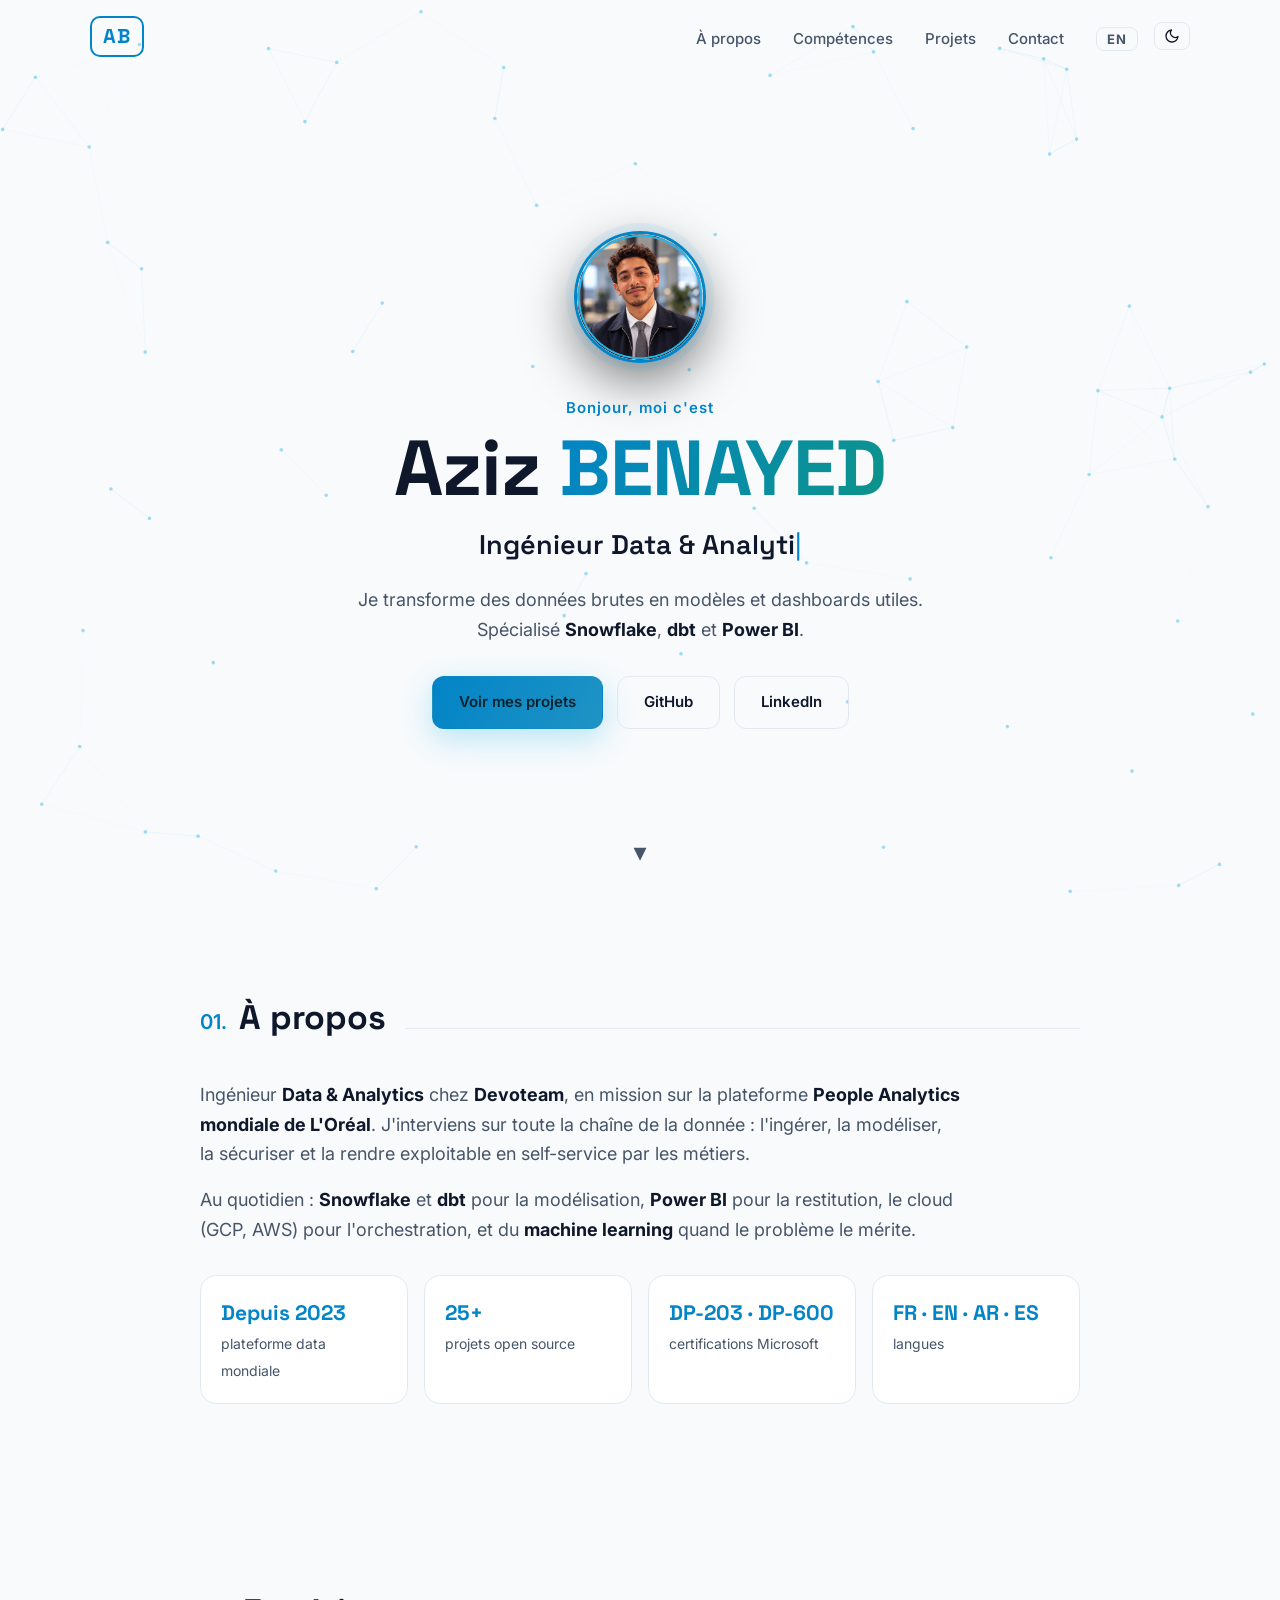
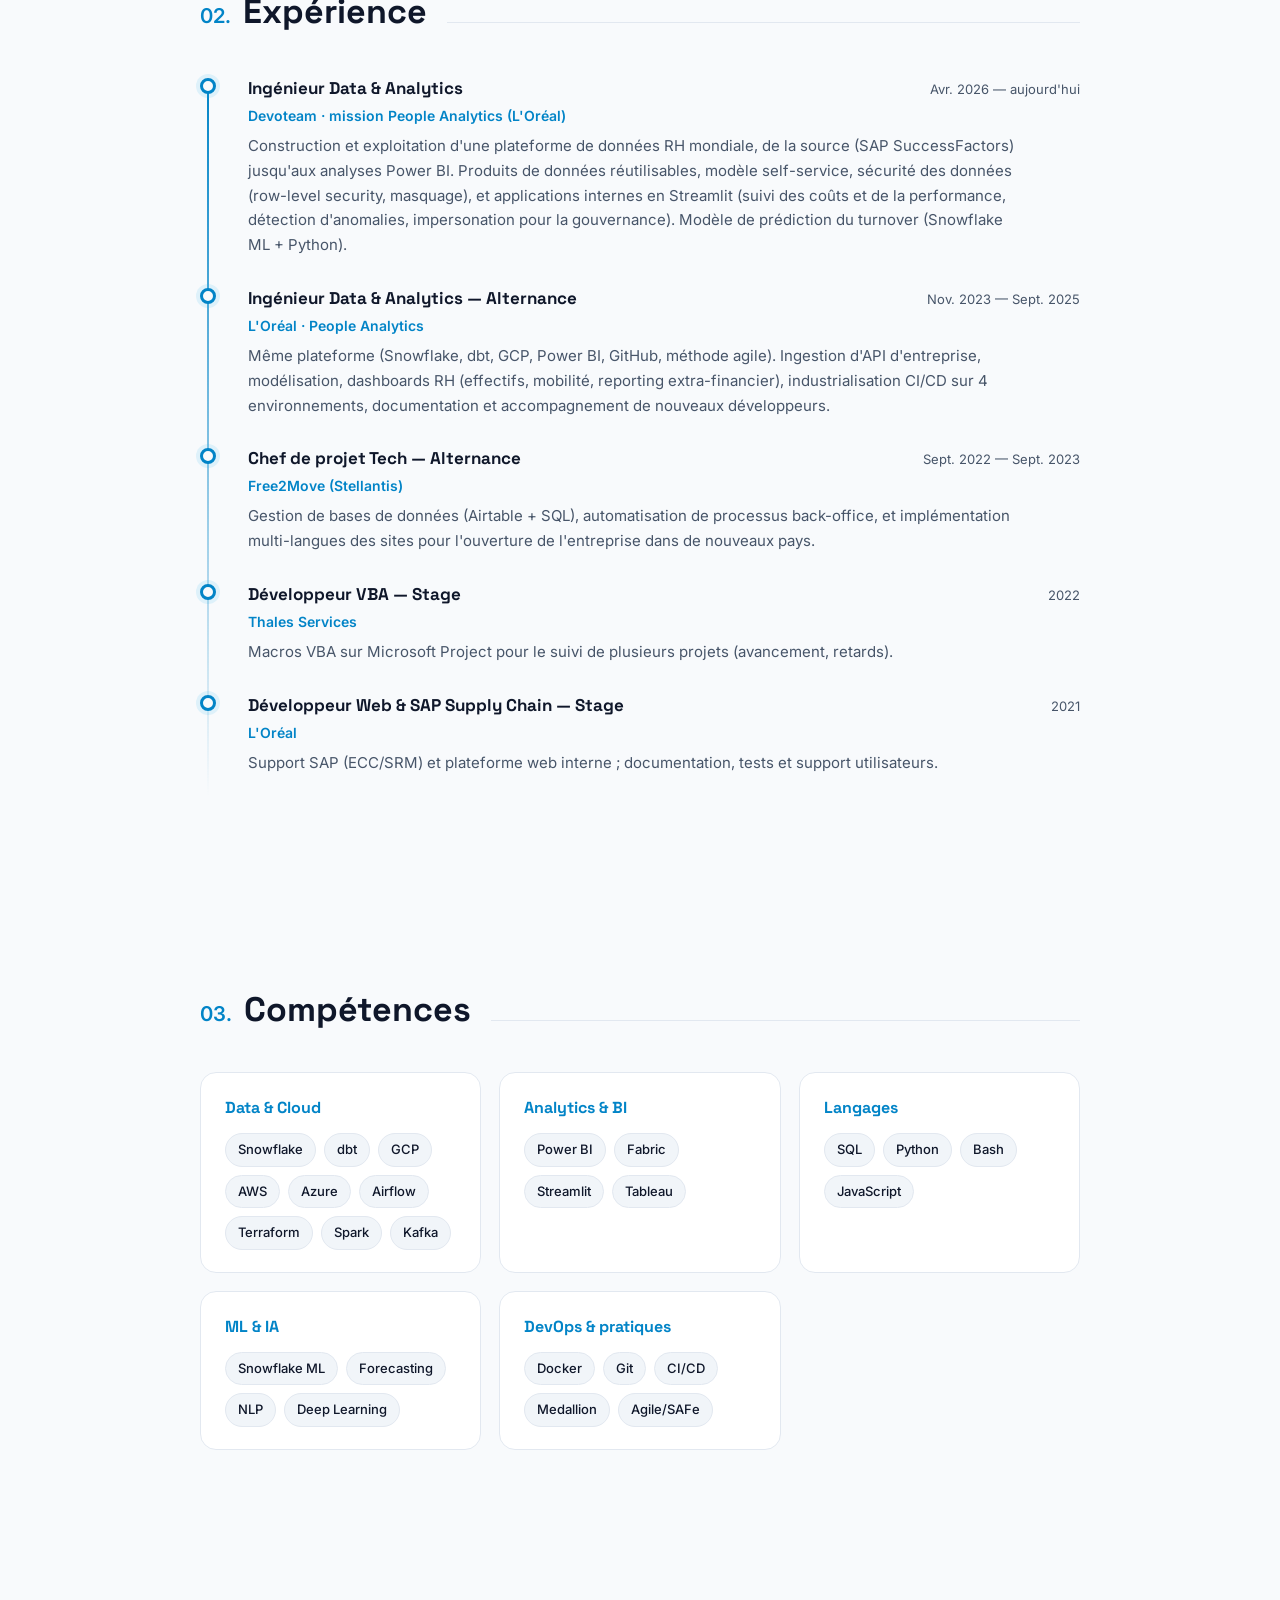
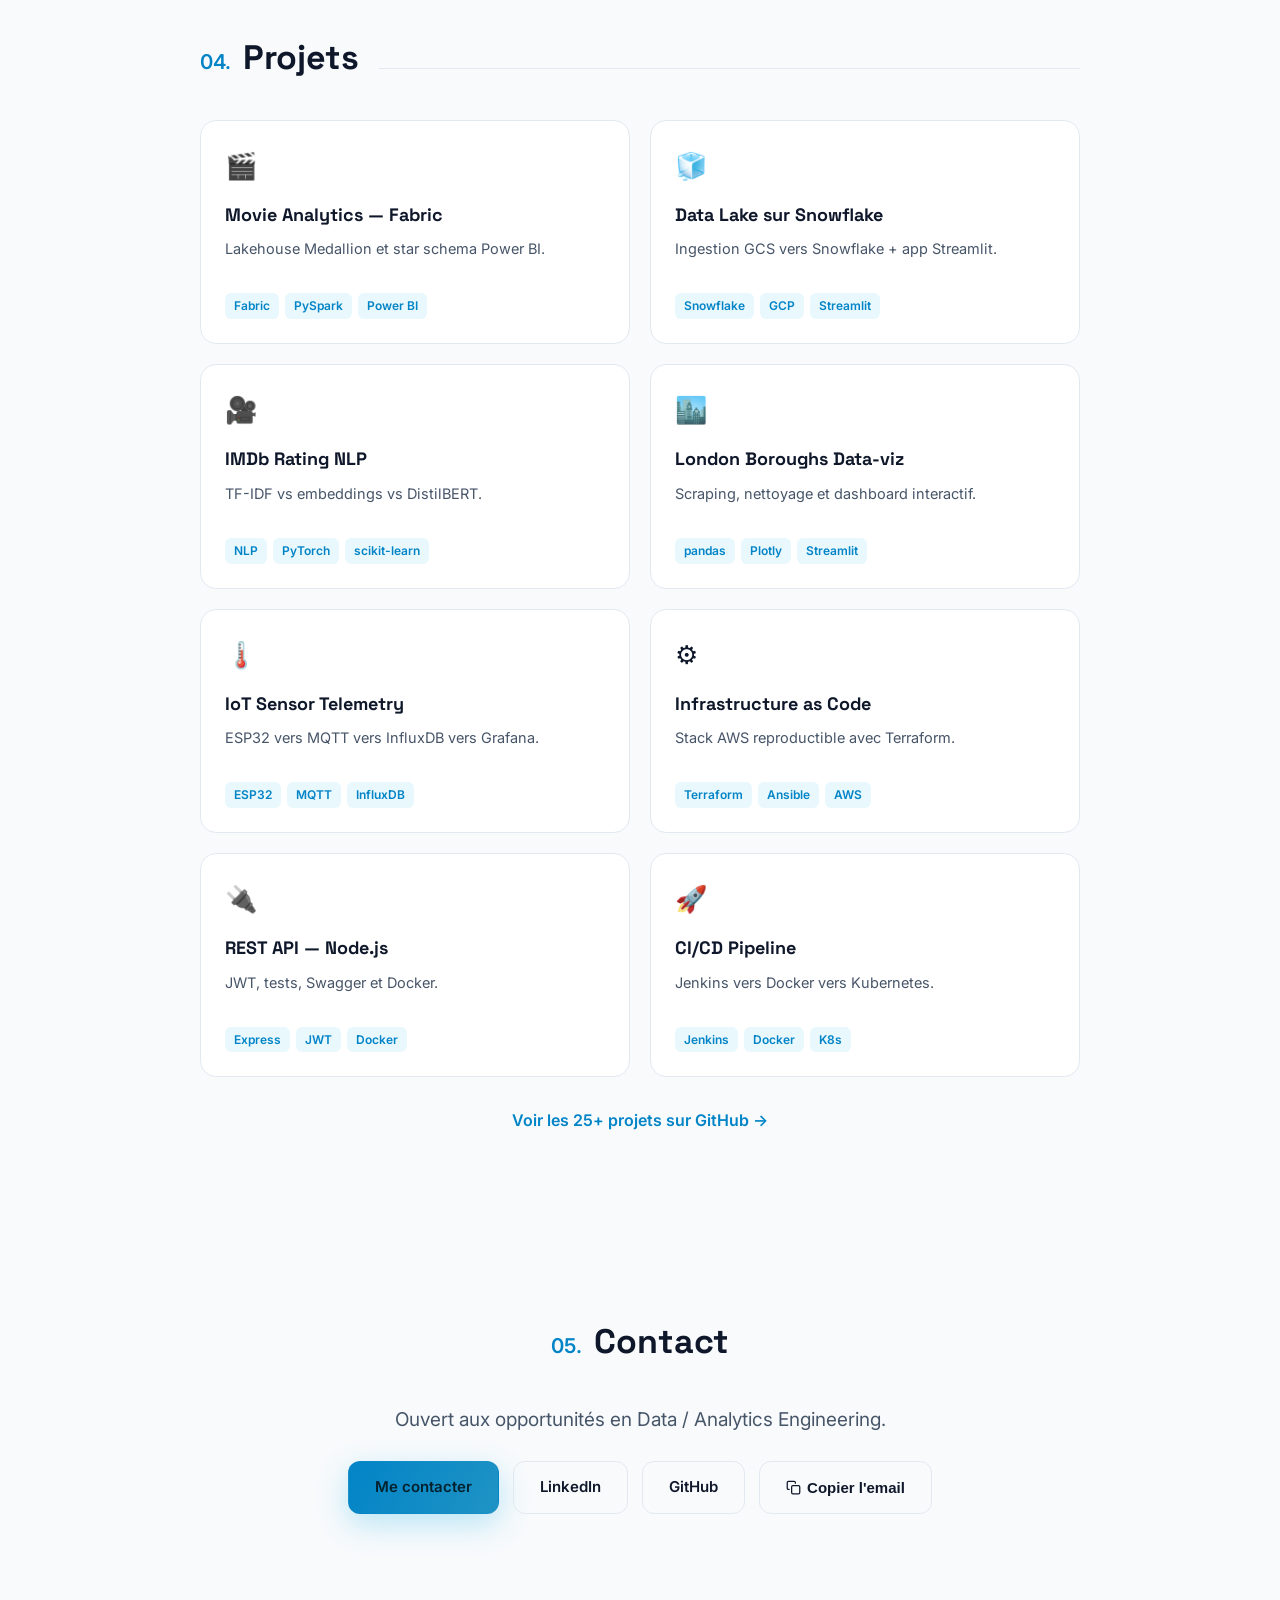
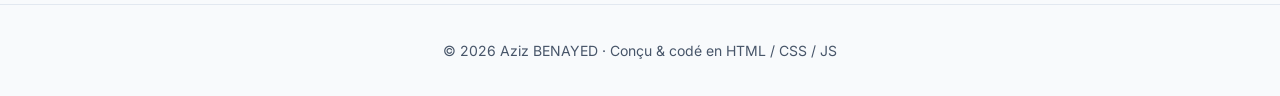
<file: index.html>
<!DOCTYPE html>
<html lang="fr">
<head>
  <meta charset="utf-8" />
  <meta name="viewport" content="width=device-width, initial-scale=1" />
  <title>Aziz BENAYED — Ingénieur Data &amp; Analytics</title>
  <meta name="description" content="Aziz BENAYED, Ingénieur Data & Analytics. Snowflake, dbt et Power BI. Plateformes de données, analytics et machine learning." />
  <link rel="preconnect" href="https://fonts.googleapis.com" />
  <link rel="preconnect" href="https://fonts.gstatic.com" crossorigin />
  <link href="https://fonts.googleapis.com/css2?family=Space+Grotesk:wght@500;600;700&family=Inter:wght@400;500;600&display=swap" rel="stylesheet" />
  <link rel="stylesheet" href="style.css" />
</head>
<body>
  <canvas id="bg"></canvas>

  <header class="nav" id="nav">
    <a href="#top" class="brand">AB</a>
    <nav class="links">
      <a href="#about">À propos</a>
      <a href="#skills">Compétences</a>
      <a href="#projects">Projets</a>
      <a href="#contact">Contact</a>
      <a href="en.html" class="lang">EN</a>
    </nav>
    <button class="burger" id="burger" aria-label="Menu"><span></span><span></span><span></span></button>
  </header>

  <main id="top">
    <!-- HERO -->
    <section class="hero">
      <div class="hero-inner reveal">
        <img class="avatar" src="assets/aziz.png" alt="Aziz BENAYED" />
        <p class="eyebrow">Bonjour, moi c'est</p>
        <h1 class="name">Aziz <span>BENAYED</span></h1>
        <h2 class="role"><span id="typed"></span><span class="caret">|</span></h2>
        <p class="tagline">Je transforme des données brutes en modèles et dashboards utiles.<br/>Spécialisé <b>Snowflake</b>, <b>dbt</b> et <b>Power BI</b>.</p>
        <div class="cta">
          <a class="btn primary" href="#projects">Voir mes projets</a>
          <a class="btn ghost" href="https://github.com/Aziz-ba" target="_blank" rel="noopener">GitHub</a>
          <a class="btn ghost" href="https://www.linkedin.com/in/aziz-benayed/" target="_blank" rel="noopener">LinkedIn</a>
        </div>
      </div>
      <a href="#about" class="scroll-cue" aria-label="Défiler">▾</a>
    </section>

    <!-- ABOUT -->
    <section id="about" class="block">
      <h3 class="section-title reveal"><span>01.</span> À propos</h3>
      <div class="about reveal">
        <p>Ingénieur <b>Data &amp; Analytics</b> chez <b>Devoteam</b>, en mission sur la plateforme <b>People Analytics mondiale de L'Oréal</b>. J'interviens sur toute la chaîne de la donnée : l'ingérer, la modéliser, la sécuriser et la rendre exploitable en self-service par les métiers.</p>
        <p>Au quotidien : <b>Snowflake</b> et <b>dbt</b> pour la modélisation, <b>Power BI</b> pour la restitution, le cloud (GCP, AWS) pour l'orchestration, et du <b>machine learning</b> quand le problème le mérite.</p>
        <ul class="facts">
          <li><b>Depuis 2023</b><span>plateforme data mondiale</span></li>
          <li><b>25+</b><span>projets open source</span></li>
          <li><b>DP-203 · DP-600</b><span>certifications Microsoft</span></li>
          <li><b>FR · EN · AR · ES</b><span>langues</span></li>
        </ul>
      </div>
    </section>

    <!-- EXPERIENCE -->
    <section id="experience" class="block">
      <h3 class="section-title reveal"><span>02.</span> Expérience</h3>
      <div class="timeline">
        <div class="tl-item reveal">
          <div class="tl-dot"></div>
          <div class="tl-head"><h4>Ingénieur Data &amp; Analytics</h4><span class="tl-date">Avr. 2026 — aujourd'hui</span></div>
          <div class="tl-org">Devoteam · mission People Analytics (L'Oréal)</div>
          <p>Construction et exploitation d'une plateforme de données RH mondiale, de la source (SAP SuccessFactors) jusqu'aux analyses Power BI. Produits de données réutilisables, modèle self-service, sécurité des données (row-level security, masquage), et applications internes en Streamlit (suivi des coûts et de la performance, détection d'anomalies, impersonation pour la gouvernance). Modèle de prédiction du turnover (Snowflake ML + Python).</p>
        </div>
        <div class="tl-item reveal">
          <div class="tl-dot"></div>
          <div class="tl-head"><h4>Ingénieur Data &amp; Analytics — Alternance</h4><span class="tl-date">Nov. 2023 — Sept. 2025</span></div>
          <div class="tl-org">L'Oréal · People Analytics</div>
          <p>Même plateforme (Snowflake, dbt, GCP, Power BI, GitHub, méthode agile). Ingestion d'API d'entreprise, modélisation, dashboards RH (effectifs, mobilité, reporting extra-financier), industrialisation CI/CD sur 4 environnements, documentation et accompagnement de nouveaux développeurs.</p>
        </div>
        <div class="tl-item reveal">
          <div class="tl-dot"></div>
          <div class="tl-head"><h4>Chef de projet Tech — Alternance</h4><span class="tl-date">Sept. 2022 — Sept. 2023</span></div>
          <div class="tl-org">Free2Move (Stellantis)</div>
          <p>Gestion de bases de données (Airtable + SQL), automatisation de processus back-office, et implémentation multi-langues des sites pour l'ouverture de l'entreprise dans de nouveaux pays.</p>
        </div>
        <div class="tl-item reveal">
          <div class="tl-dot"></div>
          <div class="tl-head"><h4>Développeur VBA — Stage</h4><span class="tl-date">2022</span></div>
          <div class="tl-org">Thales Services</div>
          <p>Macros VBA sur Microsoft Project pour le suivi de plusieurs projets (avancement, retards).</p>
        </div>
        <div class="tl-item reveal">
          <div class="tl-dot"></div>
          <div class="tl-head"><h4>Développeur Web &amp; SAP Supply Chain — Stage</h4><span class="tl-date">2021</span></div>
          <div class="tl-org">L'Oréal</div>
          <p>Support SAP (ECC/SRM) et plateforme web interne ; documentation, tests et support utilisateurs.</p>
        </div>
      </div>
    </section>

    <!-- SKILLS -->
    <section id="skills" class="block">
      <h3 class="section-title reveal"><span>03.</span> Compétences</h3>
      <div class="skills">
        <div class="skill-card reveal">
          <h4>Data &amp; Cloud</h4>
          <div class="chips"><span>Snowflake</span><span>dbt</span><span>GCP</span><span>AWS</span><span>Azure</span><span>Airflow</span><span>Terraform</span><span>Spark</span><span>Kafka</span></div>
        </div>
        <div class="skill-card reveal">
          <h4>Analytics &amp; BI</h4>
          <div class="chips"><span>Power BI</span><span>Fabric</span><span>Streamlit</span><span>Tableau</span></div>
        </div>
        <div class="skill-card reveal">
          <h4>Langages</h4>
          <div class="chips"><span>SQL</span><span>Python</span><span>Bash</span><span>JavaScript</span></div>
        </div>
        <div class="skill-card reveal">
          <h4>ML &amp; IA</h4>
          <div class="chips"><span>Snowflake ML</span><span>Forecasting</span><span>NLP</span><span>Deep Learning</span></div>
        </div>
        <div class="skill-card reveal">
          <h4>DevOps &amp; pratiques</h4>
          <div class="chips"><span>Docker</span><span>Git</span><span>CI/CD</span><span>Medallion</span><span>Agile/SAFe</span></div>
        </div>
      </div>
    </section>

    <!-- PROJECTS -->
    <section id="projects" class="block">
      <h3 class="section-title reveal"><span>04.</span> Projets</h3>
      <div class="projects" id="projects-grid"></div>
      <p class="more reveal"><a href="https://github.com/Aziz-ba" target="_blank" rel="noopener">Voir les 25+ projets sur GitHub →</a></p>
    </section>

    <!-- CONTACT -->
    <section id="contact" class="block contact">
      <h3 class="section-title reveal"><span>05.</span> Contact</h3>
      <div class="reveal">
        <p class="contact-lead">Ouvert aux opportunités en Data / Analytics Engineering.</p>
        <div class="cta">
          <a class="btn primary" href="mailto:azizbenayed.pro@gmail.com">Me contacter</a>
          <a class="btn ghost" href="https://www.linkedin.com/in/aziz-benayed/" target="_blank" rel="noopener">LinkedIn</a>
          <a class="btn ghost" href="https://github.com/Aziz-ba" target="_blank" rel="noopener">GitHub</a>
        </div>
      </div>
    </section>
  </main>

  <footer>
    <p>© <span id="year"></span> Aziz BENAYED · Conçu &amp; codé en HTML / CSS / JS</p>
  </footer>

  <script src="script.js?v=2"></script>
</body>
</html>
</file>
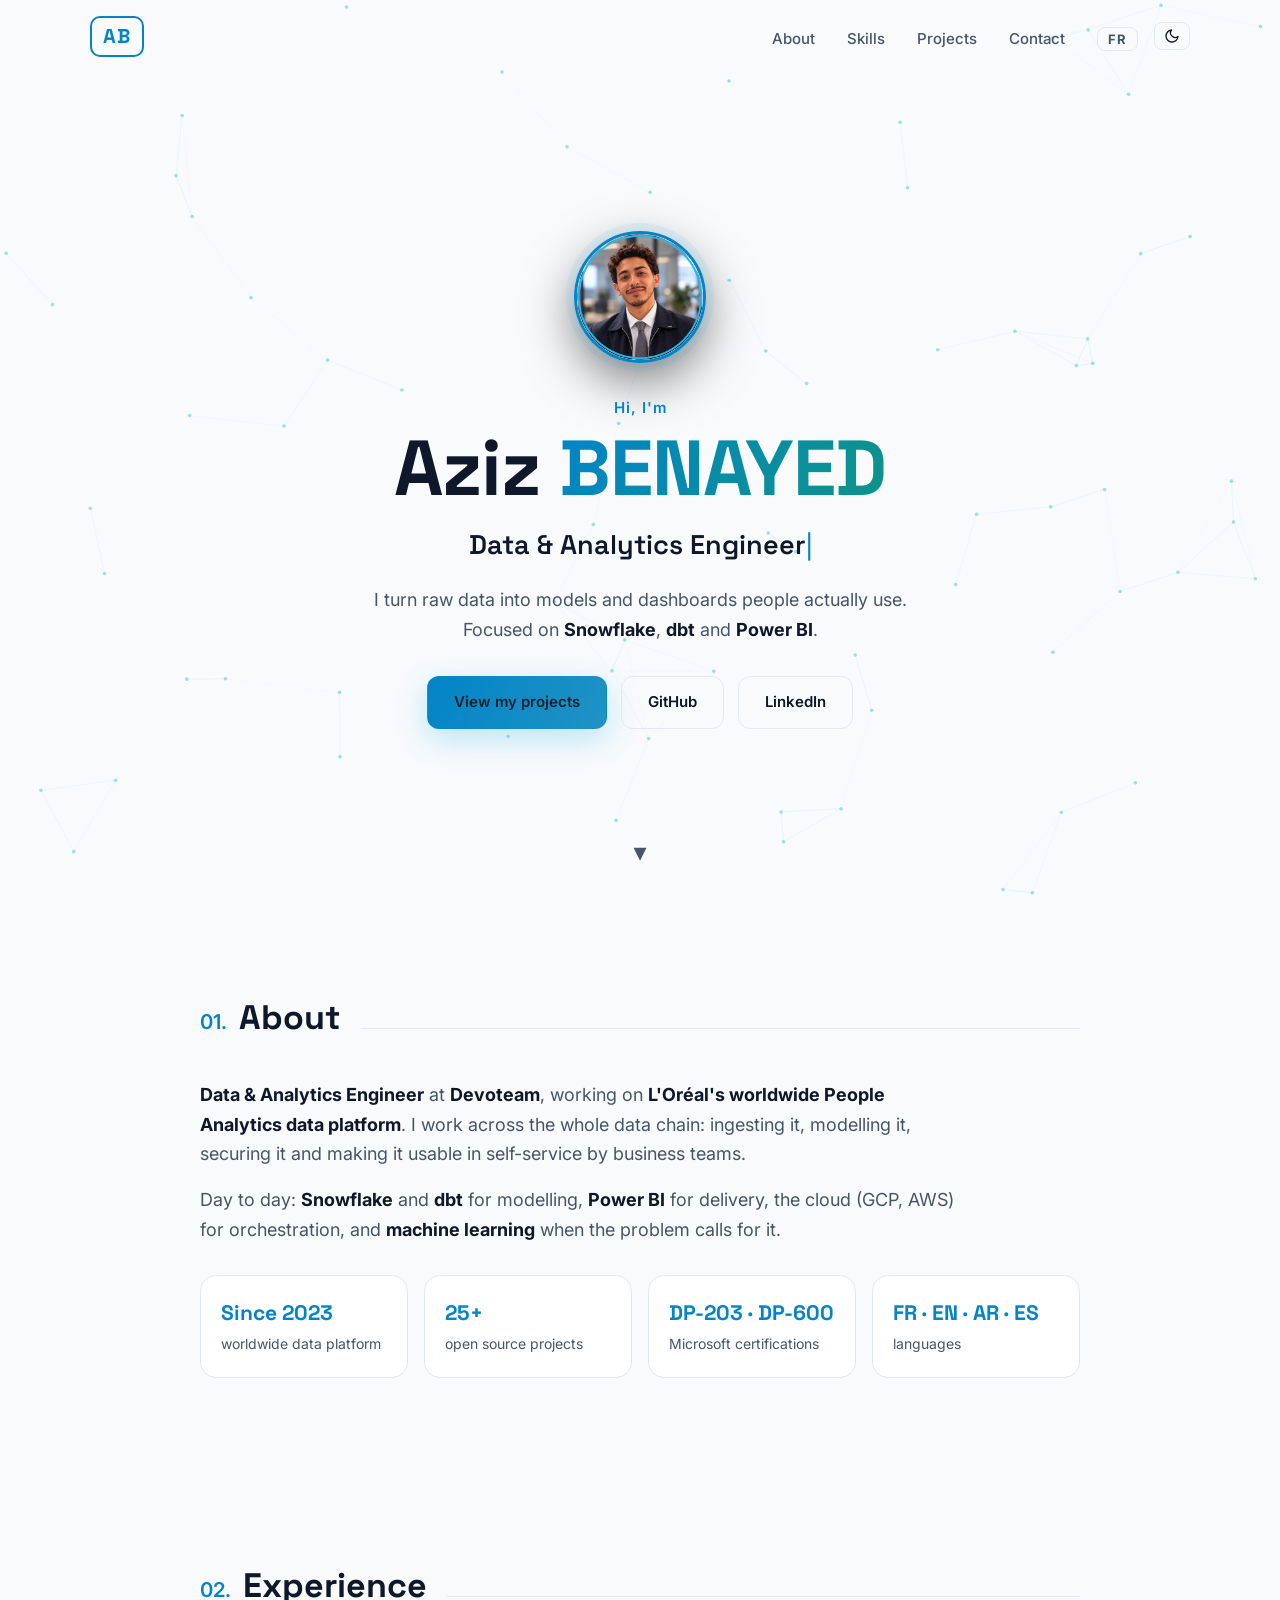
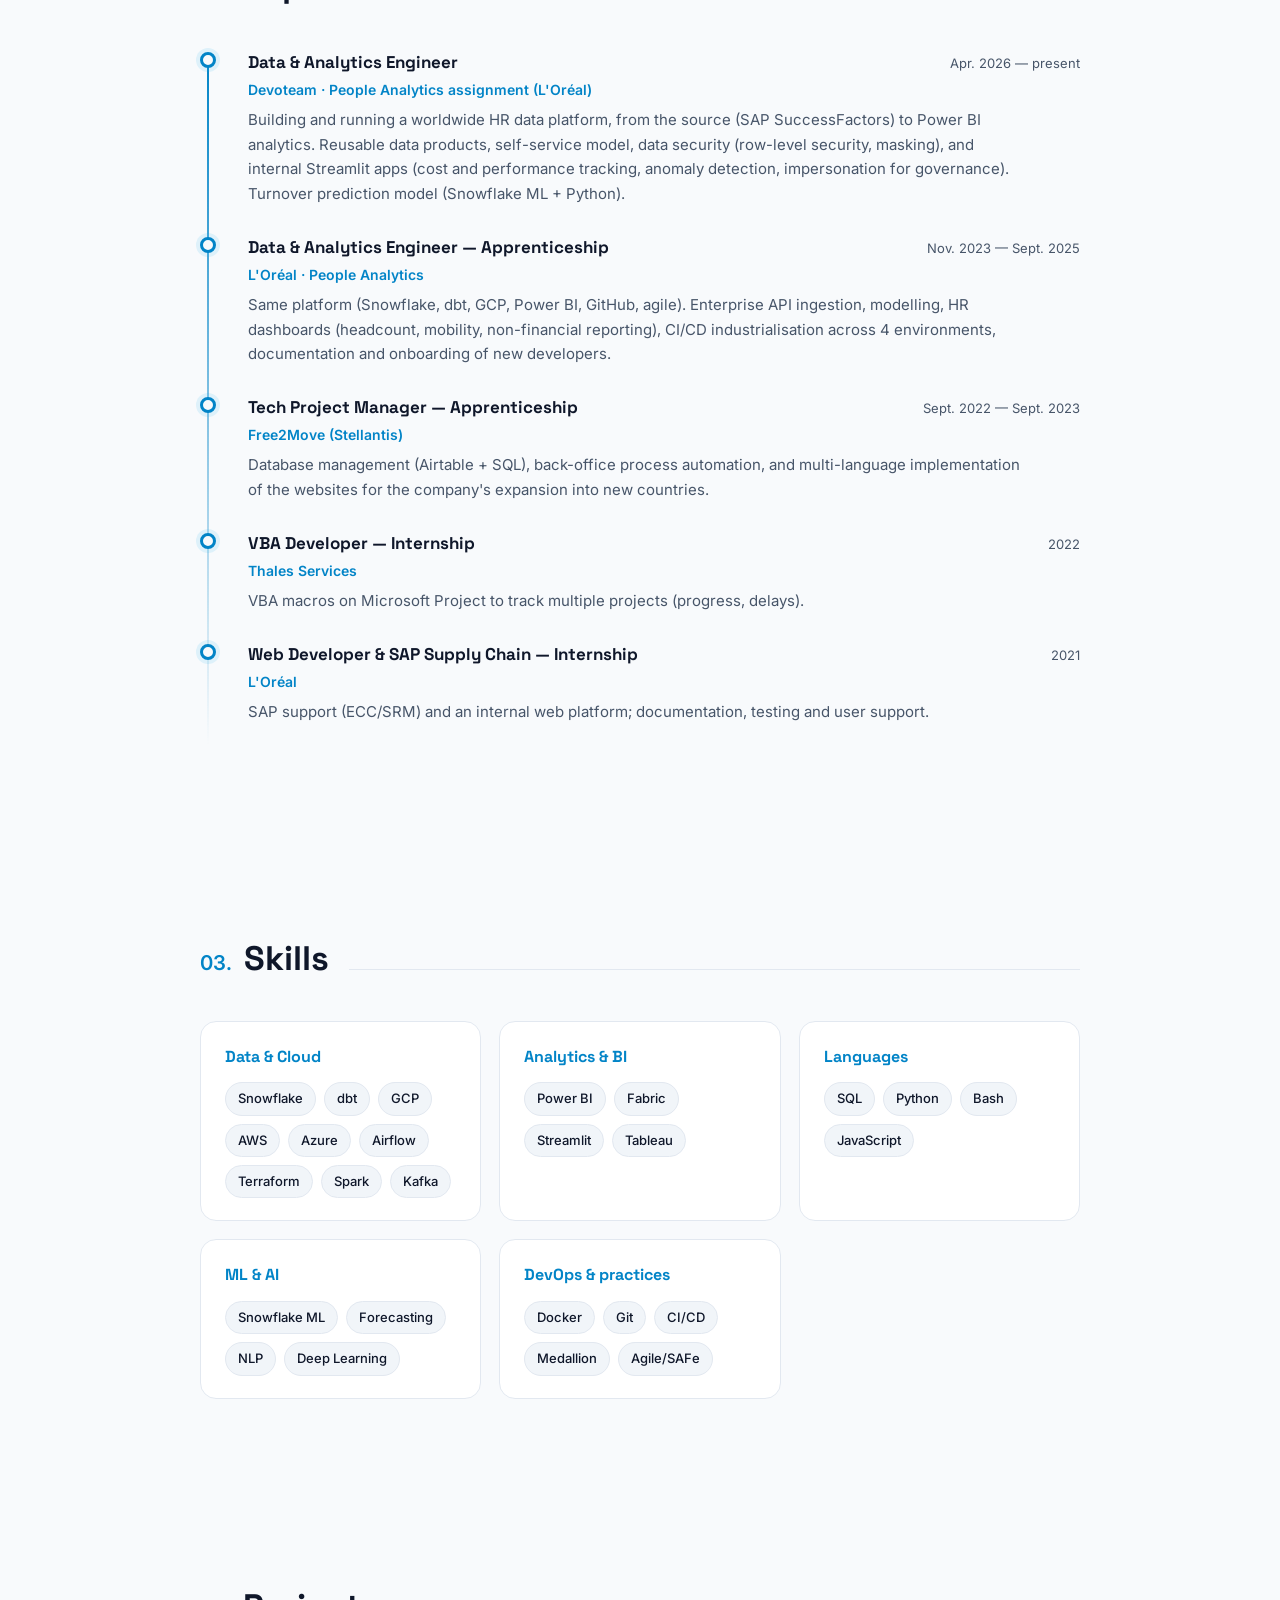
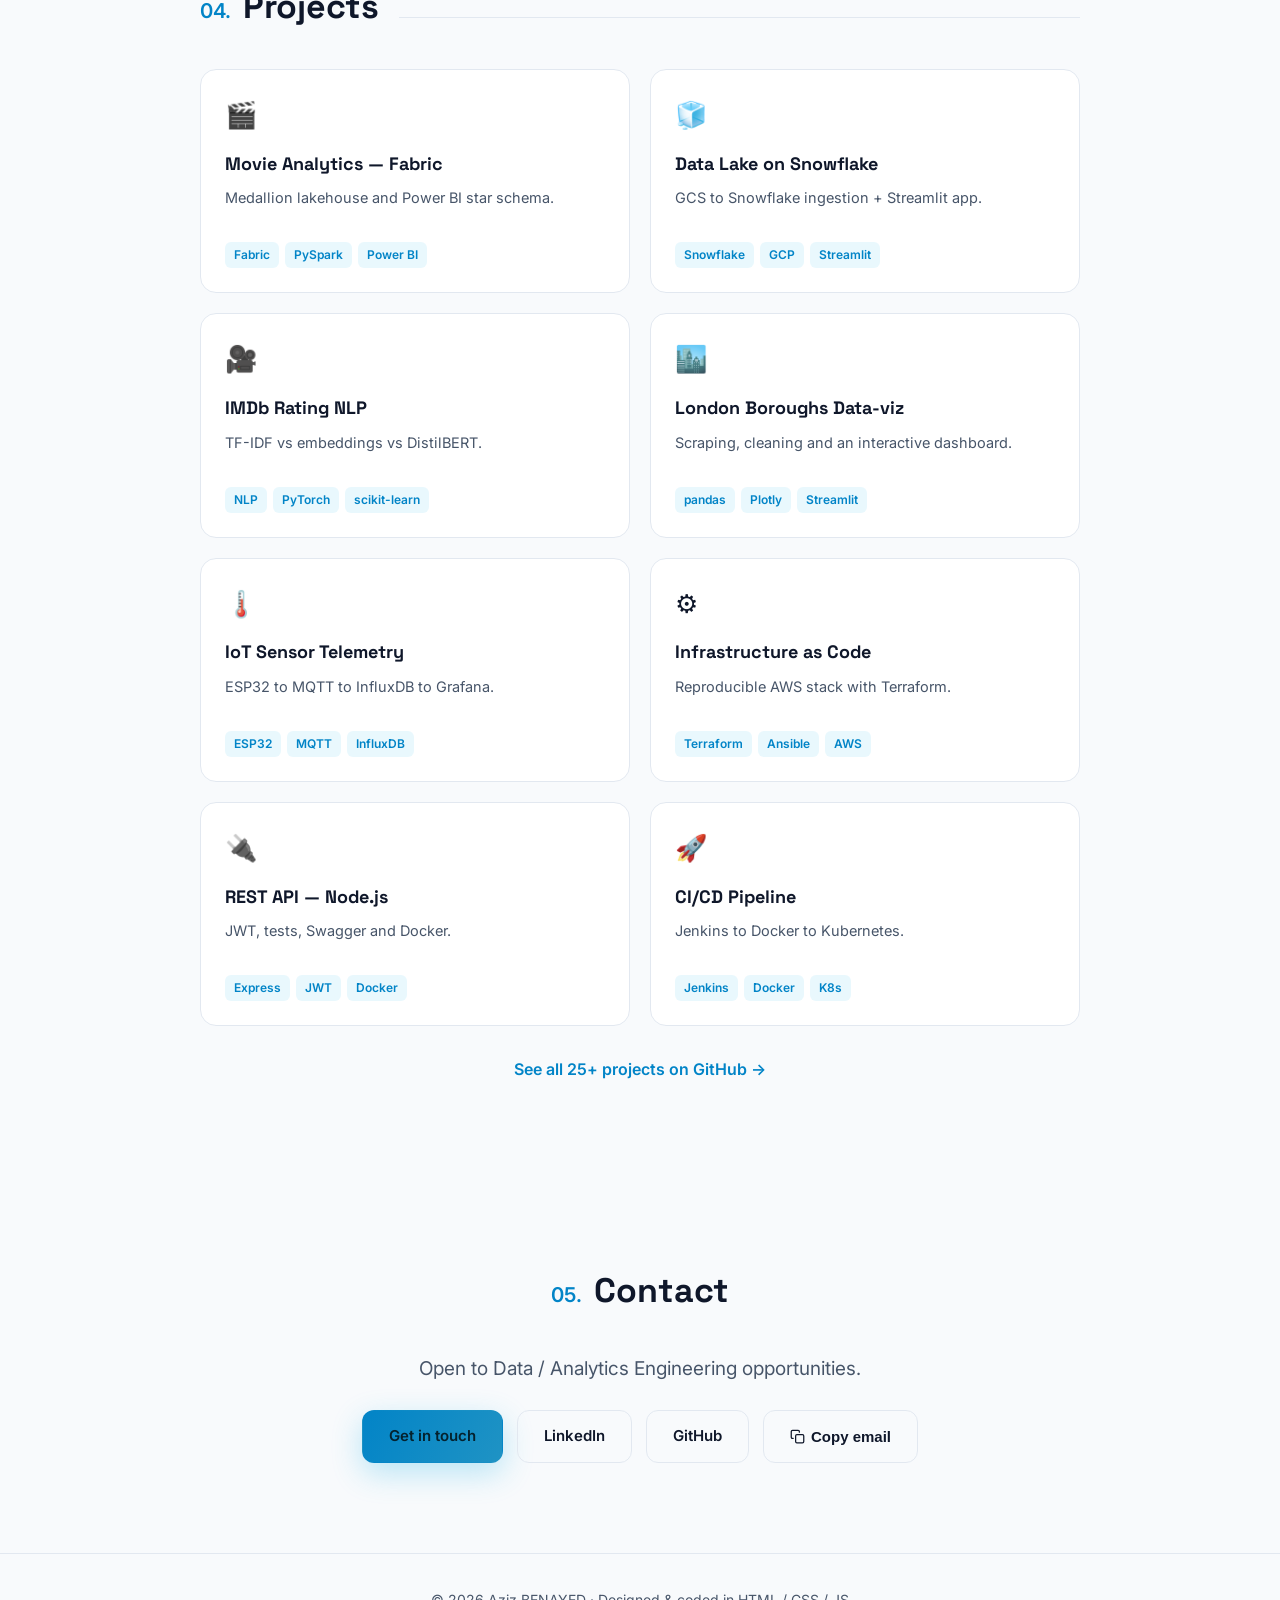
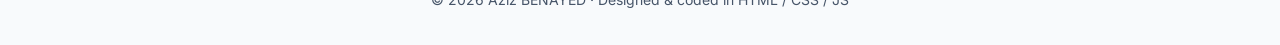
<file: en.html>
<!DOCTYPE html>
<html lang="en">
<head>
  <meta charset="utf-8" />
  <meta name="viewport" content="width=device-width, initial-scale=1" />
  <title>Aziz BENAYED — Data &amp; Analytics Engineer</title>
  <meta name="description" content="Aziz BENAYED, Data & Analytics Engineer. Snowflake, dbt and Power BI. Worldwide data platforms, analytics and machine learning." />
  <link rel="preconnect" href="https://fonts.googleapis.com" />
  <link rel="preconnect" href="https://fonts.gstatic.com" crossorigin />
  <link href="https://fonts.googleapis.com/css2?family=Space+Grotesk:wght@500;600;700&family=Inter:wght@400;500;600&display=swap" rel="stylesheet" />
  <link rel="stylesheet" href="style.css" />
</head>
<body>
  <canvas id="bg"></canvas>

  <header class="nav" id="nav">
    <a href="#top" class="brand">AB</a>
    <nav class="links">
      <a href="#about">About</a>
      <a href="#skills">Skills</a>
      <a href="#projects">Projects</a>
      <a href="#contact">Contact</a>
      <a href="index.html" class="lang">FR</a>
    </nav>
    <button class="burger" id="burger" aria-label="Menu"><span></span><span></span><span></span></button>
  </header>

  <main id="top">
    <!-- HERO -->
    <section class="hero">
      <div class="hero-inner reveal">
        <img class="avatar" src="assets/aziz.png" alt="Aziz BENAYED" />
        <p class="eyebrow">Hi, I'm</p>
        <h1 class="name">Aziz <span>BENAYED</span></h1>
        <h2 class="role"><span id="typed"></span><span class="caret">|</span></h2>
        <p class="tagline">I turn raw data into models and dashboards people actually use.<br/>Focused on <b>Snowflake</b>, <b>dbt</b> and <b>Power BI</b>.</p>
        <div class="cta">
          <a class="btn primary" href="#projects">View my projects</a>
          <a class="btn ghost" href="https://github.com/Aziz-ba" target="_blank" rel="noopener">GitHub</a>
          <a class="btn ghost" href="https://www.linkedin.com/in/aziz-benayed/" target="_blank" rel="noopener">LinkedIn</a>
        </div>
      </div>
      <a href="#about" class="scroll-cue" aria-label="Scroll">▾</a>
    </section>

    <!-- ABOUT -->
    <section id="about" class="block">
      <h3 class="section-title reveal"><span>01.</span> About</h3>
      <div class="about reveal">
        <p><b>Data &amp; Analytics Engineer</b> at <b>Devoteam</b>, working on <b>L'Oréal's worldwide People Analytics data platform</b>. I work across the whole data chain: ingesting it, modelling it, securing it and making it usable in self-service by business teams.</p>
        <p>Day to day: <b>Snowflake</b> and <b>dbt</b> for modelling, <b>Power BI</b> for delivery, the cloud (GCP, AWS) for orchestration, and <b>machine learning</b> when the problem calls for it.</p>
        <ul class="facts">
          <li><b>Since 2023</b><span>worldwide data platform</span></li>
          <li><b>25+</b><span>open source projects</span></li>
          <li><b>DP-203 · DP-600</b><span>Microsoft certifications</span></li>
          <li><b>FR · EN · AR · ES</b><span>languages</span></li>
        </ul>
      </div>
    </section>

    <!-- EXPERIENCE -->
    <section id="experience" class="block">
      <h3 class="section-title reveal"><span>02.</span> Experience</h3>
      <div class="timeline">
        <div class="tl-item reveal">
          <div class="tl-dot"></div>
          <div class="tl-head"><h4>Data &amp; Analytics Engineer</h4><span class="tl-date">Apr. 2026 — present</span></div>
          <div class="tl-org">Devoteam · People Analytics assignment (L'Oréal)</div>
          <p>Building and running a worldwide HR data platform, from the source (SAP SuccessFactors) to Power BI analytics. Reusable data products, self-service model, data security (row-level security, masking), and internal Streamlit apps (cost and performance tracking, anomaly detection, impersonation for governance). Turnover prediction model (Snowflake ML + Python).</p>
        </div>
        <div class="tl-item reveal">
          <div class="tl-dot"></div>
          <div class="tl-head"><h4>Data &amp; Analytics Engineer — Apprenticeship</h4><span class="tl-date">Nov. 2023 — Sept. 2025</span></div>
          <div class="tl-org">L'Oréal · People Analytics</div>
          <p>Same platform (Snowflake, dbt, GCP, Power BI, GitHub, agile). Enterprise API ingestion, modelling, HR dashboards (headcount, mobility, non-financial reporting), CI/CD industrialisation across 4 environments, documentation and onboarding of new developers.</p>
        </div>
        <div class="tl-item reveal">
          <div class="tl-dot"></div>
          <div class="tl-head"><h4>Tech Project Manager — Apprenticeship</h4><span class="tl-date">Sept. 2022 — Sept. 2023</span></div>
          <div class="tl-org">Free2Move (Stellantis)</div>
          <p>Database management (Airtable + SQL), back-office process automation, and multi-language implementation of the websites for the company's expansion into new countries.</p>
        </div>
        <div class="tl-item reveal">
          <div class="tl-dot"></div>
          <div class="tl-head"><h4>VBA Developer — Internship</h4><span class="tl-date">2022</span></div>
          <div class="tl-org">Thales Services</div>
          <p>VBA macros on Microsoft Project to track multiple projects (progress, delays).</p>
        </div>
        <div class="tl-item reveal">
          <div class="tl-dot"></div>
          <div class="tl-head"><h4>Web Developer &amp; SAP Supply Chain — Internship</h4><span class="tl-date">2021</span></div>
          <div class="tl-org">L'Oréal</div>
          <p>SAP support (ECC/SRM) and an internal web platform; documentation, testing and user support.</p>
        </div>
      </div>
    </section>

    <!-- SKILLS -->
    <section id="skills" class="block">
      <h3 class="section-title reveal"><span>03.</span> Skills</h3>
      <div class="skills">
        <div class="skill-card reveal">
          <h4>Data &amp; Cloud</h4>
          <div class="chips"><span>Snowflake</span><span>dbt</span><span>GCP</span><span>AWS</span><span>Azure</span><span>Airflow</span><span>Terraform</span><span>Spark</span><span>Kafka</span></div>
        </div>
        <div class="skill-card reveal">
          <h4>Analytics &amp; BI</h4>
          <div class="chips"><span>Power BI</span><span>Fabric</span><span>Streamlit</span><span>Tableau</span></div>
        </div>
        <div class="skill-card reveal">
          <h4>Languages</h4>
          <div class="chips"><span>SQL</span><span>Python</span><span>Bash</span><span>JavaScript</span></div>
        </div>
        <div class="skill-card reveal">
          <h4>ML &amp; AI</h4>
          <div class="chips"><span>Snowflake ML</span><span>Forecasting</span><span>NLP</span><span>Deep Learning</span></div>
        </div>
        <div class="skill-card reveal">
          <h4>DevOps &amp; practices</h4>
          <div class="chips"><span>Docker</span><span>Git</span><span>CI/CD</span><span>Medallion</span><span>Agile/SAFe</span></div>
        </div>
      </div>
    </section>

    <!-- PROJECTS -->
    <section id="projects" class="block">
      <h3 class="section-title reveal"><span>04.</span> Projects</h3>
      <div class="projects" id="projects-grid"></div>
      <p class="more reveal"><a href="https://github.com/Aziz-ba" target="_blank" rel="noopener">See all 25+ projects on GitHub →</a></p>
    </section>

    <!-- CONTACT -->
    <section id="contact" class="block contact">
      <h3 class="section-title reveal"><span>05.</span> Contact</h3>
      <div class="reveal">
        <p class="contact-lead">Open to Data / Analytics Engineering opportunities.</p>
        <div class="cta">
          <a class="btn primary" href="mailto:azizbenayed.pro@gmail.com">Get in touch</a>
          <a class="btn ghost" href="https://www.linkedin.com/in/aziz-benayed/" target="_blank" rel="noopener">LinkedIn</a>
          <a class="btn ghost" href="https://github.com/Aziz-ba" target="_blank" rel="noopener">GitHub</a>
        </div>
      </div>
    </section>
  </main>

  <footer>
    <p>© <span id="year"></span> Aziz BENAYED · Designed &amp; coded in HTML / CSS / JS</p>
  </footer>

  <script src="script.js?v=2"></script>
</body>
</html>
</file>
<file: style.css>
:root{
  --bg:#0a0e14;
  --bg2:#0e141f;
  --surface:#121a26;
  --surface2:#172231;
  --text:#e6edf5;
  --muted:#8b98a9;
  --accent:#29b5e8;
  --accent2:#5eead4;
  --line:#1e2a3a;
  --radius:16px;
}
*{box-sizing:border-box;margin:0;padding:0}
html{scroll-behavior:smooth}
body{
  font-family:"Inter",system-ui,sans-serif;
  background:var(--bg);
  color:var(--text);
  line-height:1.65;
  overflow-x:hidden;
}
a{color:inherit;text-decoration:none}
canvas#bg{position:fixed;inset:0;width:100%;height:100%;z-index:0;opacity:.55}
main,.nav,footer{position:relative;z-index:2}

/* NAV */
.nav{
  position:fixed;top:0;left:0;right:0;z-index:50;
  display:flex;align-items:center;justify-content:space-between;
  padding:16px 7vw;
  transition:background .3s,backdrop-filter .3s,padding .3s;
}
.nav.scrolled{background:rgba(10,14,20,.8);backdrop-filter:blur(12px);border-bottom:1px solid var(--line);padding:11px 7vw}
.brand{
  font-family:"Space Grotesk";font-weight:700;font-size:20px;color:var(--accent);
  border:2px solid var(--accent);border-radius:10px;padding:2px 11px;letter-spacing:1px;
}
.links a{margin-left:28px;color:var(--muted);font-weight:500;font-size:15px;transition:color .2s;position:relative}
.links a:hover{color:var(--accent)}
.links a::after{content:"";position:absolute;left:0;bottom:-4px;width:0;height:2px;background:var(--accent);transition:width .25s}
.links a:hover::after{width:100%}
.links a.lang{border:1px solid var(--line);border-radius:8px;padding:3px 10px;font-weight:700;font-size:13px;letter-spacing:1px}
.links a.lang:hover{border-color:var(--accent);color:var(--accent)}
.links a.lang::after{display:none}
.burger{display:none;background:none;border:0;cursor:pointer;flex-direction:column;gap:5px;padding:6px}
.burger span{width:24px;height:2px;background:var(--text);border-radius:2px;transition:.3s}

/* HERO */
.hero{min-height:100vh;display:flex;flex-direction:column;align-items:center;justify-content:center;text-align:center;padding:120px 7vw 60px;position:relative}
.hero-inner{max-width:760px}
.avatar{
  width:132px;height:132px;border-radius:50%;object-fit:cover;
  border:3px solid var(--accent);margin-bottom:26px;
  box-shadow:0 0 0 8px rgba(41,181,232,.08),0 18px 50px rgba(0,0,0,.5);
  animation:float 5s ease-in-out infinite;
}
@keyframes float{0%,100%{transform:translateY(0)}50%{transform:translateY(-9px)}}
.eyebrow{color:var(--accent);font-weight:600;letter-spacing:1px;margin-bottom:8px;font-size:15px}
.name{font-family:"Space Grotesk";font-size:clamp(42px,8vw,78px);line-height:1.02;font-weight:700;letter-spacing:-1px}
.name span{background:linear-gradient(120deg,var(--accent),var(--accent2));-webkit-background-clip:text;background-clip:text;color:transparent}
.role{font-family:"Space Grotesk";font-size:clamp(18px,3.4vw,27px);color:var(--text);font-weight:600;margin:14px 0 18px;min-height:1.4em}
.caret{color:var(--accent);animation:blink 1s step-end infinite;font-weight:400}
@keyframes blink{50%{opacity:0}}
.tagline{color:var(--muted);font-size:18px;max-width:600px;margin:0 auto 32px}
.tagline b{color:var(--text)}
.cta{display:flex;gap:14px;justify-content:center;flex-wrap:wrap}
.btn{padding:13px 26px;border-radius:12px;font-weight:600;font-size:15px;border:1px solid var(--line);transition:transform .18s,box-shadow .25s,background .2s,border-color .2s;cursor:pointer}
.btn:hover{transform:translateY(-3px)}
.btn.primary{background:linear-gradient(120deg,var(--accent),#1f93c4);color:#04222e;border-color:transparent;box-shadow:0 10px 30px rgba(41,181,232,.3)}
.btn.primary:hover{box-shadow:0 14px 38px rgba(41,181,232,.45)}
.btn.ghost{background:rgba(255,255,255,.03);color:var(--text)}
.btn.ghost:hover{border-color:var(--accent);color:var(--accent)}
.scroll-cue{position:absolute;bottom:26px;left:50%;transform:translateX(-50%);color:var(--muted);font-size:26px;animation:bob 1.8s infinite}
@keyframes bob{0%,100%{transform:translate(-50%,0)}50%{transform:translate(-50%,8px)}}

/* BLOCKS */
.block{max-width:1060px;margin:0 auto;padding:90px 7vw}
.section-title{font-family:"Space Grotesk";font-size:clamp(26px,4vw,34px);font-weight:700;margin-bottom:34px;display:flex;align-items:baseline;gap:12px}
.section-title span{color:var(--accent);font-size:.6em;font-family:"Inter";font-weight:600}
.section-title::after{content:"";flex:1;height:1px;background:var(--line);margin-left:8px}

/* ABOUT */
.about p{color:var(--muted);font-size:18px;max-width:760px;margin-bottom:16px}
.about b{color:var(--text)}
.facts{list-style:none;display:grid;grid-template-columns:repeat(auto-fit,minmax(170px,1fr));gap:16px;margin-top:30px}
.facts li{background:var(--surface);border:1px solid var(--line);border-radius:var(--radius);padding:20px}
.facts b{display:block;font-family:"Space Grotesk";font-size:21px;color:var(--accent)}
.facts span{color:var(--muted);font-size:14px}

/* SKILLS */
.skills{display:grid;grid-template-columns:repeat(auto-fit,minmax(260px,1fr));gap:18px}
.skill-card{background:var(--surface);border:1px solid var(--line);border-radius:var(--radius);padding:22px 24px;transition:transform .2s,border-color .2s}
.skill-card:hover{transform:translateY(-5px);border-color:rgba(41,181,232,.5)}
.skill-card h4{font-family:"Space Grotesk";color:var(--accent);margin-bottom:12px;font-size:16px}
.chips{display:flex;flex-wrap:wrap;gap:8px}
.chips span{background:var(--surface2);border:1px solid var(--line);color:var(--text);padding:5px 12px;border-radius:999px;font-size:13px;font-weight:500;transition:background .2s,color .2s}
.chips span:hover{background:var(--accent);color:#04222e}

/* PROJECTS */
.projects{display:grid;grid-template-columns:repeat(auto-fill,minmax(300px,1fr));gap:20px}

/* TIMELINE */
.timeline{position:relative;padding-left:28px}
.timeline::before{content:"";position:absolute;left:7px;top:6px;bottom:6px;width:2px;background:linear-gradient(var(--accent),transparent)}
.tl-item{position:relative;padding:0 0 26px 20px}
.tl-dot{position:absolute;left:-28px;top:4px;width:16px;height:16px;border-radius:50%;background:var(--bg);border:3px solid var(--accent);box-shadow:0 0 0 4px rgba(41,181,232,.12)}
.tl-head{display:flex;align-items:baseline;justify-content:space-between;gap:10px;flex-wrap:wrap}
.tl-head h4{font-family:"Space Grotesk";font-size:17px}
.tl-date{color:var(--muted);font-size:13px;white-space:nowrap}
.tl-org{color:var(--accent);font-weight:600;font-size:14px;margin:2px 0 7px}
.tl-item p{color:var(--muted);font-size:15px;max-width:780px}
.proj{
  display:block;background:var(--surface);border:1px solid var(--line);border-radius:var(--radius);
  padding:24px;transition:transform .2s,border-color .25s,box-shadow .3s;position:relative;overflow:hidden;
}
.proj::before{content:"";position:absolute;inset:0;background:radial-gradient(400px circle at var(--mx,50%) var(--my,0%),rgba(41,181,232,.12),transparent 40%);opacity:0;transition:opacity .3s}
.proj:hover::before{opacity:1}
.proj:hover{transform:translateY(-6px);border-color:rgba(41,181,232,.55);box-shadow:0 20px 50px rgba(0,0,0,.45)}
.proj .ico{font-size:26px;margin-bottom:12px}
.proj h4{font-family:"Space Grotesk";font-size:18px;margin-bottom:8px}
.proj p{color:var(--muted);font-size:14.5px;margin-bottom:14px;min-height:42px}
.proj .tags{display:flex;flex-wrap:wrap;gap:6px}
.proj .tags span{color:var(--accent);font-size:12px;font-weight:600;background:rgba(41,181,232,.1);padding:3px 9px;border-radius:6px}
.more{text-align:center;margin-top:30px}
.more a{color:var(--accent);font-weight:600}

/* CONTACT */
.contact{text-align:center}
.contact .section-title{justify-content:center}
.contact .section-title::after{display:none}
.contact-lead{color:var(--muted);font-size:19px;margin-bottom:26px}
.contact .cta{justify-content:center}

footer{text-align:center;padding:34px 7vw;color:var(--muted);font-size:14px;border-top:1px solid var(--line)}

/* REVEAL */
.reveal{opacity:0;transform:translateY(26px);transition:opacity .7s cubic-bezier(.2,.7,.2,1),transform .7s cubic-bezier(.2,.7,.2,1)}
.reveal.in{opacity:1;transform:none}

@media(max-width:720px){
  .links{position:fixed;inset:0 0 auto 0;top:0;flex-direction:column;background:rgba(10,14,20,.97);backdrop-filter:blur(14px);padding:90px 7vw 30px;gap:6px;transform:translateY(-110%);transition:transform .35s;border-bottom:1px solid var(--line)}
  .links.open{transform:none}
  .links a{margin:12px 0;font-size:19px}
  .burger{display:flex;z-index:60}
  .burger.x span:nth-child(1){transform:translateY(7px) rotate(45deg)}
  .burger.x span:nth-child(2){opacity:0}
  .burger.x span:nth-child(3){transform:translateY(-7px) rotate(-45deg)}
}
@media(prefers-reduced-motion:reduce){*{animation:none!important;transition:none!important}.reveal{opacity:1;transform:none}}
</file>
